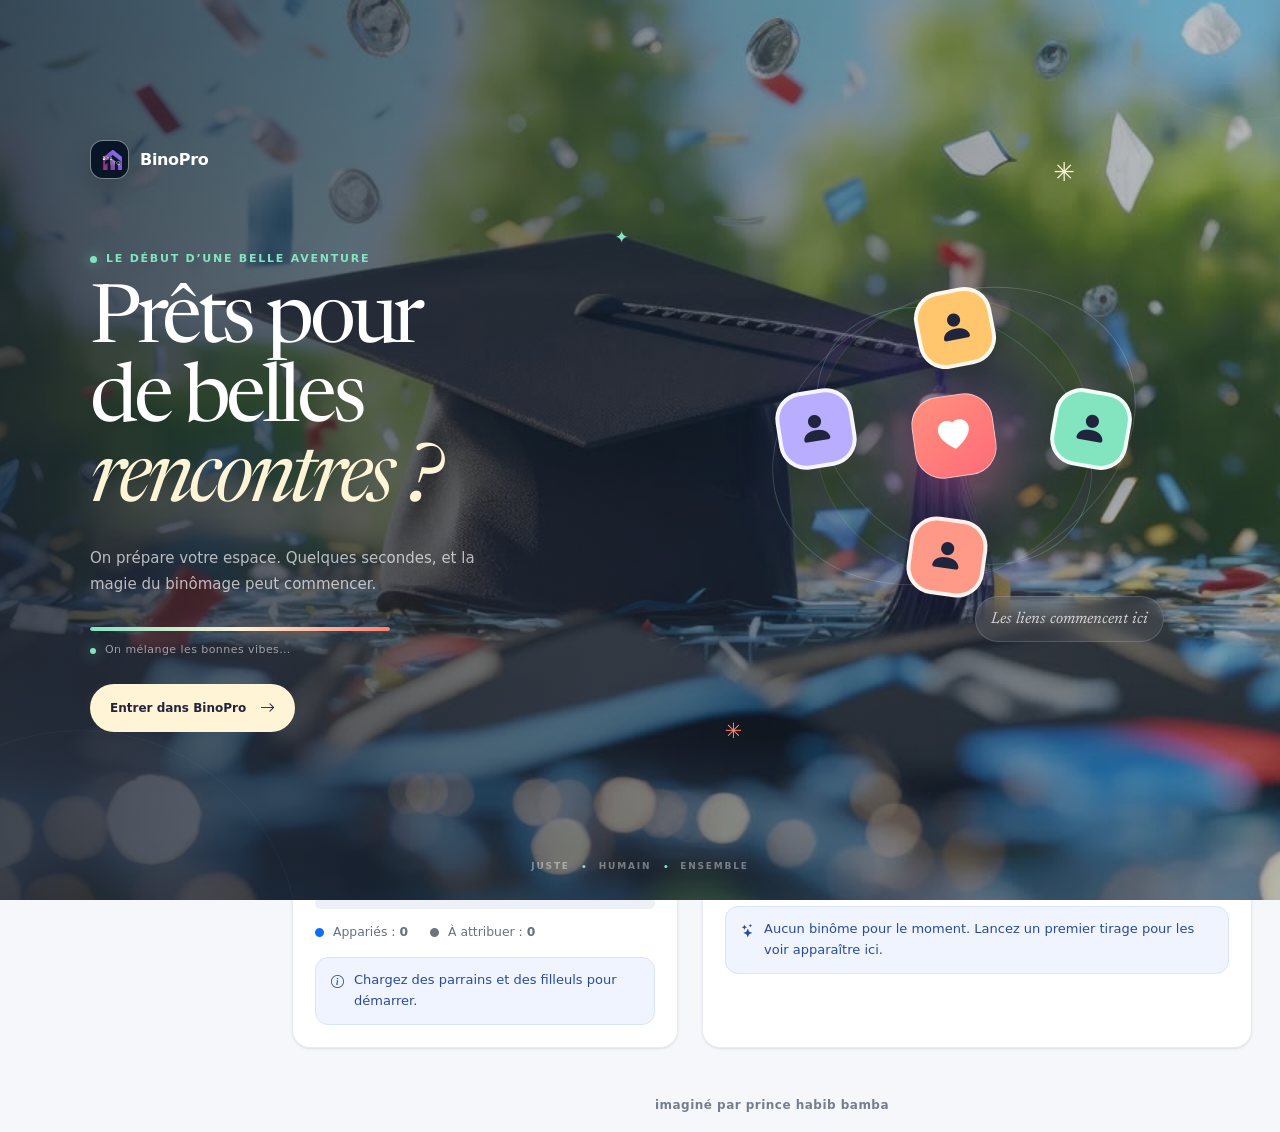
<file: index.html>
<!DOCTYPE html>
<html lang="fr">

<head>
  <meta charset="UTF-8">
  <meta name="viewport" content="width=device-width, initial-scale=1">
  <meta name="description"
    content="BinoPro — créez des binômes de parrainage simplement, équitablement et en toute confidentialité.">
  <meta name="theme-color" content="#3a0ca3">
  <title>BinoPro.com</title>
  <link rel="icon" type="image/png" href="logo.png">

  <!-- Typographie éditoriale -->
  <link rel="preconnect" href="https://fonts.googleapis.com">
  <link rel="preconnect" href="https://fonts.gstatic.com" crossorigin>
  <link
    href="https://fonts.googleapis.com/css2?family=DM+Sans:wght@400;500;600;700&family=Newsreader:opsz,wght@6..72,400;6..72,500;6..72,600&display=swap"
    rel="stylesheet">

  <!-- Bootstrap 5 + Bootstrap Icons -->
  <link href="https://cdn.jsdelivr.net/npm/bootstrap@5.3.3/dist/css/bootstrap.min.css" rel="stylesheet">
  <link href="https://cdn.jsdelivr.net/npm/bootstrap-icons@1.11.3/font/bootstrap-icons.min.css" rel="stylesheet">

  <!-- Feuille de style du projet -->
  <link href="style.css" rel="stylesheet">
</head>

<body>
  <section class="welcome-screen" id="welcomeScreen" aria-labelledby="welcomeTitle" aria-describedby="welcomeDescription">
    <div class="welcome-orbit welcome-orbit-one" aria-hidden="true"></div>
    <div class="welcome-orbit welcome-orbit-two" aria-hidden="true"></div>
    <span class="welcome-spark welcome-spark-one" aria-hidden="true">✳</span>
    <span class="welcome-spark welcome-spark-two" aria-hidden="true">✦</span>
    <span class="welcome-spark welcome-spark-three" aria-hidden="true">✳</span>

    <div class="welcome-layout">
      <div class="welcome-copy">
        <div class="welcome-brand">
          <span class="welcome-logo"><img src="logo.png" alt=""></span>
          <span>BinoPro</span>
        </div>
        <p class="welcome-kicker"><span></span> Le début d’une belle aventure</p>
        <h1 id="welcomeTitle">Prêts pour<br>de belles <em>rencontres&nbsp;?</em></h1>
        <p class="welcome-description" id="welcomeDescription">
          On prépare votre espace. Quelques secondes, et la magie du binômage peut commencer.
        </p>
        <div class="welcome-loading" aria-label="Chargement de BinoPro">
          <div class="welcome-loading-track"><span></span></div>
          <p><span class="welcome-loading-dot"></span> On mélange les bonnes vibes…</p>
        </div>
        <button class="welcome-enter" id="welcomeEnter" type="button">
          Entrer dans BinoPro <i class="bi bi-arrow-right" aria-hidden="true"></i>
        </button>
      </div>

      <div class="welcome-art" aria-hidden="true">
        <div class="welcome-art-halo"></div>
        <div class="welcome-orbit-ring welcome-ring-outer"></div>
        <div class="welcome-orbit-ring welcome-ring-inner"></div>
        <div class="welcome-person welcome-person-one"><i class="bi bi-person-fill"></i></div>
        <div class="welcome-person welcome-person-two"><i class="bi bi-person-fill"></i></div>
        <div class="welcome-person welcome-person-three"><i class="bi bi-person-fill"></i></div>
        <div class="welcome-person welcome-person-four"><i class="bi bi-person-fill"></i></div>
        <div class="welcome-heart"><i class="bi bi-heart-fill"></i></div>
        <span class="welcome-art-caption">Les liens commencent ici</span>
      </div>
    </div>

    <div class="welcome-footer"><span>JUSTE</span><i></i><span>HUMAIN</span><i></i><span>ENSEMBLE</span></div>
  </section>

  <div class="app-shell" id="appShell" inert aria-hidden="true">

    <!-- ============================================================
       SIDEBAR — navigation principale
       ============================================================ -->
    <aside class="sidebar" id="sidebar" aria-label="Navigation principale">
      <div class="brand">
        <div class="brand-mark"><img src="logo.png" alt=""></div>
        <div class="brand-text">
          <span class="brand-name">BinoPro</span>
          <span class="brand-sub">Parrainage &amp; Filleulage</span>
        </div>
      </div>

      <nav class="nav-menu">
        <p class="nav-label">Général</p>
        <button class="nav-item active" data-view="dashboard">
          <i class="bi bi-grid-1x2"></i><span>Tableau de bord</span>
        </button>

        <p class="nav-label">Participants</p>
        <button class="nav-item" data-view="parrains">
          <i class="bi bi-person-badge"></i><span>Parrains</span>
          <span class="nav-count" id="navCountSponsors">0</span>
        </button>
        <button class="nav-item" data-view="filleuls">
          <i class="bi bi-person-heart"></i><span>Filleuls</span>
          <span class="nav-count" id="navCountGc">0</span>
        </button>

        <p class="nav-label">Processus</p>
        <button class="nav-item" data-view="binomage">
          <i class="bi bi-shuffle"></i><span>Binômage</span>
        </button>
        <button class="nav-item" data-view="resultats">
          <i class="bi bi-trophy"></i><span>Résultats</span>
          <span class="nav-count" id="navCountPairs">0</span>
        </button>

        <p class="nav-label">Système</p>
        <button class="nav-item" data-view="donnees">
          <i class="bi bi-database"></i><span>Données &amp; sauvegarde</span>
        </button>
      </nav>

      <div class="sidebar-foot">
        <div class="storage-chip">
          <i class="bi bi-hdd"></i>
          <span id="sidebarStorage">Stockage navigateur</span>
        </div>
      </div>
    </aside>
    <div class="sidebar-backdrop" id="sidebarBackdrop"></div>

    <!-- ============================================================
       ZONE PRINCIPALE
       ============================================================ -->
    <div class="app-main">

      <!-- Barre supérieure -->
      <header class="topbar">
        <button class="icon-btn d-lg-none" id="sidebarToggle" aria-label="Ouvrir le menu">
          <i class="bi bi-list"></i>
        </button>
        <div class="topbar-title">
          <h1 id="pageTitle">Tableau de bord</h1>
          <p id="pageSubtitle">Vue d'ensemble du binômage</p>
        </div>
        <div class="topbar-actions">
          <div class="topbar-chip d-none d-md-flex">
            <i class="bi bi-people"></i><span id="topParticipants">0 participant</span>
          </div>
          <button class="btn-grad" id="topDrawBtn">
            <i class="bi bi-shuffle"></i><span class="d-none d-sm-inline">Démarrer le binômage</span>
          </button>
        </div>
      </header>

      <!-- Contenu : chaque <section> est une "vue" affichée/masquée par JS -->
      <main class="app-content">

        <!-- ========================================================
           VUE 1 — TABLEAU DE BORD
           ======================================================== -->
        <section id="view-dashboard" class="view">

          <!-- Hero -->
          <div class="hero-card">
            <div class="hero-content">
              <span class="hero-eyebrow"><i class="bi bi-stars"></i> Tirage aléatoire équitable</span>
              <h2>Les bonnes rencontres<br>commencent ici.</h2>
              <p>
                Un tirage juste, un moment partagé. Réunissez parrains et filleuls en quelques instants,
                sans jamais faire sortir vos données de votre navigateur.
              </p>
              <div class="hero-actions">
                <button class="btn-grad btn-lg" id="btnStartDraw">
                  <i class="bi bi-shuffle"></i> Démarrer le binômage
                </button>
                <button class="btn-ghost-light btn-lg" data-view="parrains">
                  <i class="bi bi-person-badge"></i> Gérer les parrains
                </button>
                <button class="btn-ghost-light btn-lg" data-view="filleuls">
                  <i class="bi bi-person-heart"></i> Gérer les filleuls
                </button>
                <button class="btn-ghost-light btn-lg" data-view="resultats">
                  <i class="bi bi-trophy"></i> Consulter les résultats
                </button>
              </div>
            </div>
            <div class="hero-photo-carousel" aria-hidden="true">
              <img class="hero-photo" src="photo/hero/IMG_0546.jpg" alt="" fetchpriority="high" decoding="async">
              <img class="hero-photo" src="photo/hero/IMG_0573.jpg" alt="" decoding="async">
              <img class="hero-photo" src="photo/hero/IMG_0595.jpg" alt="" decoding="async">
              <img class="hero-photo" src="photo/hero/IMG_0596.jpg" alt="" decoding="async">
              <img class="hero-photo" src="photo/hero/IMG_E0449.jpg" alt="" decoding="async">
              <img class="hero-photo" src="photo/hero/IMG_E0465.jpg" alt="" decoding="async">
              <img class="hero-photo" src="photo/hero/IMG_E0586.jpg" alt="" decoding="async">
              <img class="hero-photo" src="photo/hero/IMG_E0641.jpg" alt="" decoding="async">
            </div>
          </div>

          <!-- Statistiques -->
          <div class="row g-3 g-xl-4">
            <div class="col-6 col-xl-3">
              <div class="stat-card">
                <div class="stat-icon si-blue"><i class="bi bi-person-badge"></i></div>
                <div class="stat-body">
                  <span class="stat-label">Parrains</span>
                  <span class="stat-value" id="statSponsors">0</span>
                  <span class="stat-hint" id="statSponsorsHint">Aucun parrain enregistré</span>
                </div>
              </div>
            </div>
            <div class="col-6 col-xl-3">
              <div class="stat-card">
                <div class="stat-icon si-violet"><i class="bi bi-person-heart"></i></div>
                <div class="stat-body">
                  <span class="stat-label">Filleuls</span>
                  <span class="stat-value" id="statGc">0</span>
                  <span class="stat-hint" id="statGcHint">Aucun filleul enregistré</span>
                </div>
              </div>
            </div>
            <div class="col-6 col-xl-3">
              <div class="stat-card">
                <div class="stat-icon si-green"><i class="bi bi-people"></i></div>
                <div class="stat-body">
                  <span class="stat-label">Binômes constitués</span>
                  <span class="stat-value" id="statPairs">0</span>
                  <span class="stat-hint" id="statPairsHint">Tirage non effectué</span>
                </div>
              </div>
            </div>
            <div class="col-6 col-xl-3">
              <div class="stat-card">
                <div class="stat-icon si-orange"><i class="bi bi-hourglass-split"></i></div>
                <div class="stat-body">
                  <span class="stat-label">Restant à attribuer</span>
                  <span class="stat-value" id="statRemaining">0</span>
                  <span class="stat-hint" id="statRemainingHint">Participants sans binôme</span>
                </div>
              </div>
            </div>
          </div>

          <!-- Progression + derniers binômes -->
          <div class="row g-3 g-xl-4 mt-1">
            <div class="col-lg-5">
              <div class="panel h-100">
                <div class="panel-head">
                  <h3><i class="bi bi-graph-up"></i> Progression du binômage</h3>
                </div>
                <div class="panel-body">
                  <div class="progress-labels">
                    <span>Attribution des participants</span>
                    <strong id="progressText">0 %</strong>
                  </div>
                  <div class="progress-track">
                    <div class="progress-fill" id="progressFill" style="width:0%"></div>
                  </div>
                  <div class="progress-legend">
                    <span><i class="bi bi-circle-fill text-primary"></i> Appariés : <b id="legendPaired">0</b></span>
                    <span><i class="bi bi-circle-fill text-secondary"></i> À attribuer : <b
                        id="legendPending">0</b></span>
                  </div>
                  <div class="mini-alert" id="drawReadiness">
                    <i class="bi bi-info-circle"></i><span>Chargez des parrains et des filleuls pour démarrer.</span>
                  </div>
                </div>
              </div>
            </div>

            <div class="col-lg-7">
              <div class="panel h-100">
                <div class="panel-head">
                  <h3><i class="bi bi-clock-history"></i> Derniers binômes</h3>
                  <button class="btn-ghost" data-view="resultats">Tout voir <i class="bi bi-arrow-right"></i></button>
                </div>
                <div class="panel-body">
                  <div class="recent-list" id="recentPairs"></div>
                </div>
              </div>
            </div>
          </div>
        </section>

        <!-- ========================================================
           VUE 2 — PARRAINS
           ======================================================== -->
        <section id="view-parrains" class="view d-none">
          <div class="page-actions">
            <div>
              <h2 class="page-title">Gestion des parrains</h2>
              <p class="page-desc">Ajoutez, modifiez ou importez vos parrains (photo, nom, identifiant, filière).</p>
            </div>
            <div class="action-group">
              <div class="search-box">
                <i class="bi bi-search"></i>
                <input type="search" id="searchSponsors" class="form-control" placeholder="Rechercher un parrain…">
              </div>
              <button class="btn-ghost" id="btnMultiSponsor"><i class="bi bi-list-ul"></i> Ajout rapide</button>
              <button class="btn-ghost" id="btnImportSponsor"><i class="bi bi-filetype-csv"></i> Importer CSV</button>
              <button class="btn-grad" id="btnAddSponsor"><i class="bi bi-plus-lg"></i> Ajouter un parrain</button>
            </div>
          </div>
          <div class="grid-cards" id="gridSponsors"></div>
          <div class="empty-state d-none" id="emptySponsors">
            <div class="empty-icon"><i class="bi bi-person-badge"></i></div>
            <h4>Aucun parrain pour le moment</h4>
            <p>Ajoutez votre premier parrain ou importez une liste CSV.</p>
            <button class="btn-grad" id="btnAddSponsorEmpty"><i class="bi bi-plus-lg"></i> Ajouter un parrain</button>
          </div>
        </section>

        <!-- ========================================================
           VUE 3 — FILLEULS
           ======================================================== -->
        <section id="view-filleuls" class="view d-none">
          <div class="page-actions">
            <div>
              <h2 class="page-title">Gestion des filleuls</h2>
              <p class="page-desc">Ajoutez, modifiez ou importez vos filleuls (photo, nom, identifiant, filière).</p>
            </div>
            <div class="action-group">
              <div class="search-box">
                <i class="bi bi-search"></i>
                <input type="search" id="searchGc" class="form-control" placeholder="Rechercher un filleul…">
              </div>
              <button class="btn-ghost" id="btnMultiGc"><i class="bi bi-list-ul"></i> Ajout rapide</button>
              <button class="btn-ghost" id="btnImportGc"><i class="bi bi-filetype-csv"></i> Importer CSV</button>
              <button class="btn-grad" id="btnAddGc"><i class="bi bi-plus-lg"></i> Ajouter un filleul</button>
            </div>
          </div>
          <div class="grid-cards" id="gridGc"></div>
          <div class="empty-state d-none" id="emptyGc">
            <div class="empty-icon"><i class="bi bi-person-heart"></i></div>
            <h4>Aucun filleul pour le moment</h4>
            <p>Ajoutez votre premier filleul ou importez une liste CSV.</p>
            <button class="btn-grad" id="btnAddGcEmpty"><i class="bi bi-plus-lg"></i> Ajouter un filleul</button>
          </div>
        </section>

        <!-- ========================================================
           VUE 4 — BINÔMAGE
           ======================================================== -->
        <section id="view-binomage" class="view d-none">
          <div class="row g-4">
            <div class="col-lg-7">
              <div class="panel">
                <div class="panel-head">
                  <h3><i class="bi bi-clipboard2-check"></i> Récapitulatif avant tirage</h3>
                </div>
                <div class="panel-body">
                  <div class="recap-grid">
                    <div class="recap-item">
                      <span class="recap-num" id="recapSponsors">0</span>
                      <span class="recap-label">Parrains</span>
                    </div>
                    <div class="recap-item">
                      <span class="recap-num" id="recapGc">0</span>
                      <span class="recap-label">Filleuls</span>
                    </div>
                    <div class="recap-item">
                      <span class="recap-num" id="recapPossible">0</span>
                      <span class="recap-label">Binômes possibles</span>
                    </div>
                  </div>

                  <div class="mini-alert warn d-none" id="drawWarning">
                    <i class="bi bi-exclamation-triangle"></i><span></span>
                  </div>

                  <div class="option-box d-none" id="multiOptionWrap">
                    <label class="switch-line">
                      <input type="checkbox" id="allowMultipleCheck">
                      <span class="switch-ui"></span>
                      <span class="switch-text">
                        <strong>Autoriser plusieurs filleuls par parrain</strong>
                        <small>Si vous refusez, les filleuls excédentaires resteront sans parrain.</small>
                      </span>
                    </label>
                  </div>

                  <div class="draw-rules">
                    <h4><i class="bi bi-shield-check"></i> Règles appliquées</h4>
                    <ul>
                      <li>Un filleul ne reçoit qu'un seul parrain par tirage.</li>
                      <li>Chaque parrain reçoit au maximum un filleul (par défaut).</li>
                      <li>Le tirage est calculé une seule fois, puis révélé par l'animation.</li>
                      <li>Les résultats sont conservés dans votre navigateur.</li>
                    </ul>
                  </div>

                  <div class="big-actions">
                    <button class="btn-grad btn-lg" id="btnStartDraw2">
                      <i class="bi bi-shuffle"></i> Démarrer le binômage
                    </button>
                    <button class="btn-ghost btn-lg d-none" id="btnRestartDraw">
                      <i class="bi bi-arrow-repeat"></i> Recommencer le tirage
                    </button>
                  </div>
                </div>
              </div>
            </div>

            <div class="col-lg-5">
              <div class="panel">
                <div class="panel-head">
                  <h3><i class="bi bi-list-check"></i> Participants non appariés</h3>
                </div>
                <div class="panel-body">
                  <div class="unassigned-list" id="unassignedList"></div>
                </div>
              </div>
            </div>
          </div>
        </section>

        <!-- ========================================================
           VUE 5 — RÉSULTATS
           ======================================================== -->
        <section id="view-resultats" class="view d-none">
          <div class="page-actions">
            <div>
              <h2 class="page-title">Résultats du binômage</h2>
              <p class="page-desc"><span id="resultsCount">0</span> binôme(s) — recherchez, filtrez, exportez ou
                imprimez.</p>
            </div>
            <div class="action-group">
              <div class="search-box">
                <i class="bi bi-search"></i>
                <input type="search" id="searchResults" class="form-control" placeholder="Rechercher un nom…">
              </div>
              <select class="form-select filter-select" id="filterGroup">
                <option value="">Toutes les filières</option>
              </select>
              <button class="btn-ghost" id="btnExportCsv"><i class="bi bi-filetype-csv"></i> Exporter en CSV</button>
              <button class="btn-grad" id="btnPrint"><i class="bi bi-printer"></i> Imprimer les résultats</button>
            </div>
          </div>

          <div class="grid-pairs" id="gridResults"></div>

          <div class="empty-state d-none" id="emptyResults">
            <div class="empty-icon"><i class="bi bi-trophy"></i></div>
            <h4>Aucun résultat à afficher</h4>
            <p>Lancez d'abord un binômage pour générer les associations.</p>
            <button class="btn-grad" id="btnStartDraw3"><i class="bi bi-shuffle"></i> Démarrer le binômage</button>
          </div>

          <!-- Zone imprimable -->
          <div class="panel mt-4" id="printArea">
            <div class="panel-head">
              <h3><i class="bi bi-table"></i> Tableau récapitulatif</h3>
              <span class="print-only print-header">BinoPro — Relevé des binômes</span>
            </div>
            <div class="panel-body table-responsive">
              <table class="table table-hover align-middle recap-table">
                <thead>
                  <tr>
                    <th>N°</th>
                    <th>Parrain</th>
                    <th>Identifiant</th>
                    <th>Filière</th>
                    <th>Filleul</th>
                    <th>Identifiant</th>
                    <th>Filière</th>
                  </tr>
                </thead>
                <tbody id="resultsTableBody"></tbody>
              </table>
            </div>
          </div>
        </section>

        <!-- ========================================================
           VUE 6 — DONNÉES & SAUVEGARDE
           ======================================================== -->
        <section id="view-donnees" class="view d-none">
          <div class="alert-custom">
            <i class="bi bi-exclamation-octagon"></i>
            <div>
              <strong>Stockage 100 % local.</strong>
              Vos données (participants, photos, résultats) sont conservées uniquement dans
              <em>ce navigateur, sur cet ordinateur</em>. Elles ne sont pas synchronisées avec un
              autre appareil et ne sont envoyées sur aucun serveur. Pensez à exporter une sauvegarde régulièrement.
            </div>
          </div>

          <div class="row g-4">
            <div class="col-lg-6">
              <div class="panel h-100">
                <div class="panel-head">
                  <h3><i class="bi bi-save"></i> Sauvegarde &amp; restauration</h3>
                </div>
                <div class="panel-body">
                  <p class="muted">Exportez l'ensemble des données (texte + photos) dans un fichier JSON, puis
                    restaurez-le sur n'importe quel navigateur.</p>
                  <div class="d-flex flex-wrap gap-2">
                    <button class="btn-grad" id="btnExportJson"><i class="bi bi-download"></i> Exporter une
                      sauvegarde</button>
                    <button class="btn-ghost" id="btnImportJson"><i class="bi bi-upload"></i> Restaurer une
                      sauvegarde</button>
                    <input type="file" id="jsonFileInput" accept="application/json,.json" class="d-none">
                  </div>
                  <div class="storage-info mt-4">
                    <h4><i class="bi bi-hdd"></i> Utilisation du stockage</h4>
                    <div class="storage-row"><span>Participants</span><b id="storageParticipants">0</b></div>
                    <div class="storage-row"><span>Photos enregistrées</span><b id="storagePhotos">0</b></div>
                    <div class="storage-row"><span>Binômes</span><b id="storagePairs">0</b></div>
                    <div class="storage-row"><span>Poids approximatif</span><b id="storageWeight">0 Ko</b></div>
                  </div>
                </div>
              </div>
            </div>

            <div class="col-lg-6">
              <div class="panel h-100">
                <div class="panel-head">
                  <h3><i class="bi bi-trash3"></i> Zone dangereuse</h3>
                </div>
                <div class="panel-body">
                  <p class="muted">Ces actions sont définitives. Une confirmation sera demandée avant chaque
                    suppression.</p>
                  <div class="danger-list">
                    <div class="danger-item">
                      <div>
                        <strong>Réinitialiser toutes les données</strong>
                        <small>Efface participants, photos et résultats de ce navigateur.</small>
                      </div>
                      <button class="btn-ghost danger" id="btnResetData"><i class="bi bi-trash3"></i>
                        Réinitialiser</button>
                    </div>
                  </div>
                </div>
              </div>
            </div>
          </div>
        </section>

      </main>
      <footer class="page-signature">Imaginé par Prince Habib Bamba</footer>
    </div>
  </div>

  <!-- ============================================================
     MODALES
     ============================================================ -->

  <!-- Formulaire participant (ajout / modification) -->
  <div class="modal fade" id="participantModal" tabindex="-1" aria-hidden="true">
    <div class="modal-dialog modal-dialog-centered">
      <form class="modal-content modal-custom" id="participantForm" novalidate>
        <div class="modal-header">
          <h5 class="modal-title" id="participantModalTitle">Ajouter un participant</h5>
          <button type="button" class="btn-close btn-close-white" data-bs-dismiss="modal" aria-label="Fermer"></button>
        </div>
        <div class="modal-body">
          <input type="hidden" id="pRole">
          <input type="hidden" id="pEditId">

          <div class="photo-upload">
            <div class="photo-preview" id="pPhotoPreview">
              <i class="bi bi-person"></i>
              <img alt="Aperçu de la photo" id="pPhotoImg" class="d-none">
            </div>
            <div class="photo-actions">
              <label class="btn-ghost" for="pPhotoInput"><i class="bi bi-image"></i> Importer une photo</label>
              <input type="file" id="pPhotoInput" accept="image/*" class="d-none">
              <button type="button" class="btn-ghost danger d-none" id="pPhotoRemove"><i class="bi bi-x-lg"></i>
                Retirer</button>
              <small class="muted">JPG, PNG, WEBP — redimensionnée automatiquement.</small>
            </div>
          </div>

          <div class="row g-3">
            <div class="col-md-6">
              <label class="form-label-custom" for="pFirstName">Prénom <span>*</span></label>
              <input type="text" class="form-control custom-input" id="pFirstName" required maxlength="60"
                placeholder="Ex. Amina">
              <div class="invalid-msg">Le prénom est obligatoire.</div>
            </div>
            <div class="col-md-6">
              <label class="form-label-custom" for="pLastName">Nom <span>*</span></label>
              <input type="text" class="form-control custom-input" id="pLastName" required maxlength="60"
                placeholder="Ex. Benali">
              <div class="invalid-msg">Le nom est obligatoire.</div>
            </div>
            <div class="col-md-6">
              <label class="form-label-custom" for="pIdentifier">Identifiant <em>(facultatif)</em></label>
              <input type="text" class="form-control custom-input" id="pIdentifier" maxlength="40"
                placeholder="Ex. P-014">
            </div>
            <div class="col-md-6">
              <label class="form-label-custom" for="pGroup">Filière / classe <em>(facultatif)</em></label>
              <input type="text" class="form-control custom-input" id="pGroup" maxlength="60"
                placeholder="Ex. Master 2 Informatique">
            </div>
          </div>
        </div>
        <div class="modal-footer">
          <button type="button" class="btn-ghost" data-bs-dismiss="modal">Annuler</button>
          <button type="submit" class="btn-grad" id="btnSubmitParticipant"><i class="bi bi-check-lg"></i>
            Enregistrer</button>
        </div>
      </form>
    </div>
  </div>

  <!-- Ajout rapide (plusieurs participants) -->
  <div class="modal fade" id="multiModal" tabindex="-1" aria-hidden="true">
    <div class="modal-dialog modal-dialog-centered">
      <form class="modal-content modal-custom" id="multiForm" novalidate>
        <div class="modal-header">
          <h5 class="modal-title" id="multiModalTitle">Ajout rapide</h5>
          <button type="button" class="btn-close btn-close-white" data-bs-dismiss="modal" aria-label="Fermer"></button>
        </div>
        <div class="modal-body">
          <input type="hidden" id="multiRole">
          <label class="form-label-custom" for="multiText">Une ligne par participant</label>
          <textarea class="form-control custom-input" id="multiText" rows="8"
            placeholder="Amina Benali; Master 2; P-014&#10;Lucas Moreau; Licence 3&#10;Sofia Ricci"></textarea>
          <small class="muted">
            Formats acceptés : <code>Prénom Nom; filière; identifiant</code> ou
            <code>Prénom; Nom; filière; identifiant</code>. Vous pouvez aussi coller des colonnes séparées par des
            tabulations. La filière et l'identifiant sont facultatifs.
          </small>
          <div class="mini-alert mt-3"><i class="bi bi-info-circle"></i><span>Les doublons (prénom + nom identiques)
              seront automatiquement ignorés.</span></div>
        </div>
        <div class="modal-footer">
          <button type="button" class="btn-ghost" data-bs-dismiss="modal">Annuler</button>
          <button type="submit" class="btn-grad"><i class="bi bi-plus-lg"></i> Ajouter</button>
        </div>
      </form>
    </div>
  </div>

  <!-- Import CSV -->
  <div class="modal fade" id="csvModal" tabindex="-1" aria-hidden="true">
    <div class="modal-dialog modal-dialog-centered modal-lg">
      <form class="modal-content modal-custom" id="csvForm" novalidate>
        <div class="modal-header">
          <h5 class="modal-title" id="csvModalTitle">Importer une liste CSV</h5>
          <button type="button" class="btn-close btn-close-white" data-bs-dismiss="modal" aria-label="Fermer"></button>
        </div>
        <div class="modal-body">
          <input type="hidden" id="csvRole">
          <label class="form-label-custom" for="csvFile">Fichier CSV</label>
          <input type="file" class="form-control custom-input" id="csvFile" accept=".csv,text/csv" required>
          <small class="muted">
            Colonnes attendues : <code>prenom, nom, identifiant, filiere</code> (l'en-tête est facultative,
            séparateur <code>,</code> ou <code>;</code>).
          </small>

          <div class="d-none mt-3" id="csvPreviewWrap">
            <h6 class="preview-title">Aperçu des 5 premières lignes</h6>
            <div class="table-responsive">
              <table class="table table-sm recap-table">
                <thead>
                  <tr>
                    <th>Prénom</th>
                    <th>Nom</th>
                    <th>Identifiant</th>
                    <th>Filière</th>
                  </tr>
                </thead>
                <tbody id="csvPreviewBody"></tbody>
              </table>
            </div>
            <div class="mini-alert"><i class="bi bi-info-circle"></i><span id="csvInfo"></span></div>
          </div>
        </div>
        <div class="modal-footer">
          <button type="button" class="btn-ghost" data-bs-dismiss="modal">Annuler</button>
          <button type="submit" class="btn-grad" id="btnConfirmCsv"><i class="bi bi-upload"></i> Importer</button>
        </div>
      </form>
    </div>
  </div>

  <!-- Confirmation générique -->
  <div class="modal fade" id="confirmModal" tabindex="-1" aria-hidden="true">
    <div class="modal-dialog modal-dialog-centered modal-confirm">
      <div class="modal-content modal-custom">
        <div class="modal-body text-center py-4">
          <div class="confirm-icon" id="confirmIcon"><i class="bi bi-question-circle"></i></div>
          <h5 class="mt-3" id="confirmTitle">Confirmation</h5>
          <p class="muted mb-0" id="confirmMessage"></p>
        </div>
        <div class="modal-footer justify-content-center">
          <button type="button" class="btn-ghost" data-bs-dismiss="modal" id="confirmCancel">Annuler</button>
          <button type="button" class="btn-grad" id="confirmOk">Confirmer</button>
        </div>
      </div>
    </div>
  </div>

  <!-- Confirmation du tirage -->
  <div class="modal fade" id="drawModal" tabindex="-1" aria-hidden="true">
    <div class="modal-dialog modal-dialog-centered">
      <div class="modal-content modal-custom">
        <div class="modal-header">
          <h5 class="modal-title"><i class="bi bi-shuffle"></i> Lancer le tirage au sort</h5>
          <button type="button" class="btn-close btn-close-white" data-bs-dismiss="modal" aria-label="Fermer"></button>
        </div>
        <div class="modal-body">
          <div class="recap-inline" id="drawSummaryText"></div>
          <div class="mini-alert warn d-none" id="drawWarnBox">
            <i class="bi bi-exclamation-triangle"></i><span></span>
          </div>
          <div class="option-box d-none" id="allowMultipleWrap">
            <label class="switch-line">
              <input type="checkbox" id="allowMultipleCheckModal">
              <span class="switch-ui"></span>
              <span class="switch-text">
                <strong>Attribuer plusieurs filleuls à un même parrain</strong>
                <small>Cochez pour apparier tous les filleuls, sinon les excédentaires resteront sans parrain.</small>
              </span>
            </label>
          </div>
          <div class="mini-alert"><i class="bi bi-shield-check"></i>
            <span>Le résultat est calculé immédiatement, puis révélé par l'animation. Aucune donnée ne quitte votre
              navigateur.</span>
          </div>
        </div>
        <div class="modal-footer">
          <button type="button" class="btn-ghost" data-bs-dismiss="modal">Annuler</button>
          <button type="button" class="btn-grad" id="btnConfirmDraw"><i class="bi bi-play-fill"></i> Lancer le
            tirage</button>
        </div>
      </div>
    </div>
  </div>

  <!-- Animation de tirage -->
  <div class="modal fade" id="animModal" tabindex="-1" data-bs-backdrop="static" data-bs-keyboard="false"
    aria-hidden="true">
    <div class="modal-dialog modal-dialog-centered modal-lg">
      <div class="modal-content modal-custom anim-content">
        <div class="modal-body text-center">
          <canvas id="confettiCanvas" class="confetti-canvas"></canvas>
          <div class="anim-stage" id="animStage">
            <div class="anim-label" id="animStatus">Tirage en cours…</div>
            <div class="slot-machine">
              <div class="slot-glow"></div>
              <div class="slot-frame">
                <img id="animSlotImg" alt="" class="slot-img">
                <div class="slot-name" id="animSlotName"></div>
              </div>
            </div>
            <div class="progress-track anim-progress">
              <div class="progress-fill" id="animProgressFill" style="width:0%"></div>
            </div>
            <div class="anim-progress-text" id="animProgressText">Mélange des listes…</div>
          </div>
          <div class="anim-reveal d-none" id="animReveal"></div>
        </div>
        <div class="modal-footer d-none" id="animFooter">
          <button type="button" class="btn-ghost" data-bs-dismiss="modal">Fermer</button>
          <button type="button" class="btn-grad" id="btnAnimGoResults"><i class="bi bi-trophy"></i> Voir les
            résultats</button>
        </div>
      </div>
    </div>
  </div>

  <!-- Conteneur des notifications -->
  <div class="toast-container position-fixed top-0 end-0 p-3" id="toastContainer"></div>

  <!-- Scripts -->
  <script src="https://cdn.jsdelivr.net/npm/bootstrap@5.3.3/dist/js/bootstrap.bundle.min.js"></script>
  <script src="script.js"></script>
</body>

</html>
</file>
<file: style.css>
/* ============================================================
   BinômagePro — style.css
   Identité visuelle premium, responsive + feuille d'impression
   ============================================================ */

/* ---------- Variables de design ---------- */
:root {
  --bg: #F5F7FB;
  --primary: #2563EB;
  --primary-dark: #1D4ED8;
  --navy: #101828;
  --navy-2: #1B2540;
  --accent: #7C3AED;
  --accent-light: #EDE9FE;
  --green: #12B76A;
  --orange: #F79009;
  --red: #E5484D;
  --text: #1B2434;
  --text-soft: #667085;
  --line: #E7ECF4;
  --card: #FFFFFF;
  --radius: 18px;
  --radius-sm: 12px;
  --shadow-sm: 0 1px 2px rgba(16, 24, 40, .05), 0 1px 3px rgba(16, 24, 40, .06);
  --shadow-md: 0 6px 18px rgba(16, 24, 40, .07);
  --shadow-lg: 0 22px 48px rgba(16, 24, 40, .14);
  --grad: linear-gradient(135deg, #2563EB 0%, #7C3AED 100%);
  --sidebar-w: 264px;
  --font: 'Inter', system-ui, -apple-system, 'Segoe UI', Roboto, sans-serif;
}

/* ---------- Base ---------- */
* {
  box-sizing: border-box;
}

html,
body {
  height: 100%;
}

body {
  margin: 0;
  font-family: var(--font);
  background: var(--bg);
  color: var(--text);
  font-size: 15px;
  -webkit-font-smoothing: antialiased;
  overflow-x: hidden;
}

h1,
h2,
h3,
h4,
h5 {
  margin: 0;
  font-weight: 700;
  letter-spacing: -.02em;
}

p {
  margin: 0;
}

button {
  font-family: inherit;
}

.muted {
  color: var(--text-soft);
}

code {
  background: #EEF2F9;
  padding: 2px 6px;
  border-radius: 6px;
  font-size: .85em;
  color: var(--primary-dark);
}

/* Scrollbar élégante */
::-webkit-scrollbar {
  width: 10px;
  height: 10px;
}

::-webkit-scrollbar-track {
  background: transparent;
}

::-webkit-scrollbar-thumb {
  background: #D5DCE8;
  border-radius: 20px;
  border: 3px solid var(--bg);
}

::-webkit-scrollbar-thumb:hover {
  background: #B9C3D4;
}

/* ============================================================
   STRUCTURE — sidebar + contenu
   ============================================================ */
.app-shell {
  display: flex;
  min-height: 100vh;
}

.sidebar {
  width: var(--sidebar-w);
  background: linear-gradient(180deg, var(--navy) 0%, var(--navy-2) 62%, #23224B 100%);
  color: #E6EAF2;
  padding: 22px 16px 18px;
  display: flex;
  flex-direction: column;
  position: fixed;
  inset: 0 auto 0 0;
  z-index: 1050;
  transition: transform .32s cubic-bezier(.4, 0, .2, 1);
}

.sidebar-backdrop {
  position: fixed;
  inset: 0;
  background: rgba(16, 24, 40, .45);
  backdrop-filter: blur(2px);
  opacity: 0;
  visibility: hidden;
  transition: .25s;
  z-index: 1040;
}

.sidebar-backdrop.show {
  opacity: 1;
  visibility: visible;
}

.brand {
  display: flex;
  align-items: center;
  gap: 12px;
  padding: 4px 8px 22px;
}

.brand-mark {
  width: 44px;
  height: 44px;
  border-radius: 14px;
  background: #081525;
  display: grid;
  place-items: center;
  font-size: 22px;
  color: #fff;
  box-shadow: 0 10px 22px rgba(124, 58, 237, .38);
  overflow: hidden;
}

.brand-mark img {
  width: 100%;
  height: 100%;
  object-fit: cover;
}

.brand-name {
  display: block;
  font-size: 17px;
  font-weight: 800;
  letter-spacing: -.02em;
  color: #fff;
}

.brand-sub {
  display: block;
  font-size: 11px;
  color: #98A2C0;
  letter-spacing: .04em;
  text-transform: uppercase;
}

.nav-menu {
  flex: 1;
  overflow-y: auto;
  padding-right: 4px;
}

.nav-label {
  font-size: 10.5px;
  letter-spacing: .14em;
  text-transform: uppercase;
  color: #6D779A;
  margin: 18px 10px 8px;
  font-weight: 600;
}

.nav-item {
  width: 100%;
  display: flex;
  align-items: center;
  gap: 12px;
  padding: 11px 13px;
  border: 0;
  border-radius: 12px;
  background: transparent;
  color: #C6CEE2;
  font-size: 14.2px;
  font-weight: 500;
  cursor: pointer;
  transition: .2s;
  text-align: left;
  position: relative;
}

.nav-item i {
  font-size: 17px;
  opacity: .9;
}

.nav-item:hover {
  background: rgba(255, 255, 255, .07);
  color: #fff;
  transform: translateX(2px);
}

.nav-item.active {
  background: rgba(255, 255, 255, .12);
  color: #fff;
  box-shadow: inset 0 0 0 1px rgba(255, 255, 255, .09);
}

.nav-item.active::before {
  content: "";
  position: absolute;
  left: -16px;
  top: 50%;
  transform: translateY(-50%);
  width: 4px;
  height: 22px;
  border-radius: 0 6px 6px 0;
  background: var(--grad);
}

.nav-count {
  margin-left: auto;
  background: rgba(255, 255, 255, .12);
  color: #DCE3F2;
  font-size: 11.5px;
  font-weight: 600;
  padding: 2px 9px;
  border-radius: 20px;
}

.sidebar-foot {
  padding-top: 14px;
}

.storage-chip {
  display: flex;
  align-items: center;
  gap: 9px;
  background: rgba(255, 255, 255, .07);
  border: 1px solid rgba(255, 255, 255, .08);
  border-radius: 12px;
  padding: 10px 12px;
  font-size: 11.8px;
  color: #A9B3CC;
}

.page-signature {
  text-align: center;
  padding: 0 28px 18px;
  font-size: 12px;
  font-weight: 700;
  letter-spacing: .04em;
  color: rgba(72, 85, 107, .75);
  text-transform: lowercase;
}

/* Zone principale */
.app-main {
  flex: 1;
  margin-left: var(--sidebar-w);
  display: flex;
  flex-direction: column;
  min-width: 0;
}

/* ---------- Barre supérieure ---------- */
.topbar {
  position: sticky;
  top: 0;
  z-index: 1020;
  background: rgba(245, 247, 251, .86);
  backdrop-filter: saturate(180%) blur(12px);
  border-bottom: 1px solid var(--line);
  padding: 14px 28px;
  display: flex;
  align-items: center;
  gap: 16px;
}

.topbar-title h1 {
  font-size: 19px;
}

.topbar-title p {
  font-size: 12.5px;
  color: var(--text-soft);
  margin-top: 2px;
}

.topbar-actions {
  margin-left: auto;
  display: flex;
  align-items: center;
  gap: 12px;
}

.topbar-chip {
  display: flex;
  align-items: center;
  gap: 8px;
  background: #fff;
  border: 1px solid var(--line);
  padding: 9px 15px;
  border-radius: 12px;
  font-size: 13px;
  font-weight: 600;
  color: var(--text-soft);
  box-shadow: var(--shadow-sm);
}

.icon-btn {
  width: 40px;
  height: 40px;
  border-radius: 12px;
  border: 1px solid var(--line);
  background: #fff;
  font-size: 20px;
  color: var(--text);
  display: grid;
  place-items: center;
  transition: .2s;
}

.icon-btn:hover {
  background: #EEF2F9;
}

.app-content {
  padding: 26px 28px 48px;
  max-width: 1500px;
  width: 100%;
  margin: 0 auto;
}

.view {
  animation: fadeUp .38s ease both;
}

@keyframes fadeUp {
  from {
    opacity: 0;
    transform: translateY(10px);
  }

  to {
    opacity: 1;
    transform: none;
  }
}

/* ============================================================
   BOUTONS
   ============================================================ */
.btn-grad {
  display: inline-flex;
  align-items: center;
  gap: 8px;
  background: var(--grad);
  color: #fff;
  border: 0;
  padding: 11px 20px;
  border-radius: 12px;
  font-size: 14px;
  font-weight: 600;
  cursor: pointer;
  box-shadow: 0 10px 22px rgba(37, 99, 235, .28);
  transition: transform .18s ease, box-shadow .18s ease, filter .18s;
  white-space: nowrap;
}

.btn-grad:hover {
  transform: translateY(-2px);
  box-shadow: 0 16px 30px rgba(37, 99, 235, .34);
  filter: brightness(1.05);
  color: #fff;
}

.btn-grad:active {
  transform: translateY(0);
}

.btn-grad:disabled {
  opacity: .55;
  cursor: not-allowed;
  transform: none;
  box-shadow: none;
}

.btn-grad.btn-lg {
  padding: 14px 26px;
  font-size: 15px;
  border-radius: 14px;
}

.btn-ghost {
  display: inline-flex;
  align-items: center;
  gap: 8px;
  background: #fff;
  color: var(--text);
  border: 1px solid var(--line);
  padding: 10px 18px;
  border-radius: 12px;
  font-size: 13.6px;
  font-weight: 600;
  cursor: pointer;
  transition: .2s;
  white-space: nowrap;
}

.btn-ghost:hover {
  background: #EEF2F9;
  border-color: #D3DCEA;
  transform: translateY(-1px);
  color: var(--text);
}

.btn-ghost.btn-lg {
  padding: 13px 24px;
  font-size: 14.6px;
  border-radius: 14px;
}

.btn-ghost.danger {
  color: var(--red);
  border-color: #F6D2D4;
}

.btn-ghost.danger:hover {
  background: #FDF1F2;
  border-color: #EFB4B7;
}

.btn-ghost-light {
  display: inline-flex;
  align-items: center;
  gap: 8px;
  background: rgba(255, 255, 255, .14);
  color: #fff;
  border: 1px solid rgba(255, 255, 255, .22);
  padding: 11px 20px;
  border-radius: 12px;
  font-size: 14px;
  font-weight: 600;
  cursor: pointer;
  transition: .2s;
  white-space: nowrap;
}

.btn-ghost-light:hover {
  background: rgba(255, 255, 255, .24);
  color: #fff;
  transform: translateY(-2px);
}

.btn-ghost-light.btn-lg {
  padding: 13px 22px;
  border-radius: 14px;
}

/* ============================================================
   HERO (tableau de bord)
   ============================================================ */
.demo-banner {
  display: flex;
  align-items: center;
  gap: 14px;
  background: linear-gradient(100deg, #FFF7E8 0%, #FFF1F6 100%);
  border: 1px solid #FBE3B8;
  border-radius: var(--radius);
  padding: 14px 18px;
  margin-bottom: 22px;
}

.demo-icon {
  width: 40px;
  height: 40px;
  border-radius: 12px;
  background: #F79009;
  color: #fff;
  display: grid;
  place-items: center;
  font-size: 19px;
  flex: none;
}

.demo-text {
  font-size: 13.4px;
  color: #7A4B05;
  line-height: 1.55;
}

.demo-text strong {
  display: block;
  color: #5C3703;
}

.hero-card {
  position: relative;
  background-image: linear-gradient(120deg, rgba(16, 24, 40, .8), rgba(44, 39, 98, .72)), url('photo/hero/IMG_0546.jpg');
  background-size: cover;
  background-position: center;
  background-repeat: no-repeat;
  border-radius: 26px;
  padding: 44px 46px;
  color: #fff;
  overflow: hidden;
  box-shadow: var(--shadow-lg);
  margin-bottom: 28px;
  display: flex;
  align-items: center;
  gap: 30px;
  transition: background-image .9s ease;
}

.hero-card::before {
  content: "";
  position: absolute;
  inset: 0;
  background: linear-gradient(90deg, rgba(20, 18, 49, .75) 0%, rgba(36, 32, 71, .45) 36%, rgba(36, 32, 71, .18) 100%);
  z-index: 0;
}

.hero-card::after {
  content: "";
  position: absolute;
  right: -120px;
  top: -120px;
  width: 420px;
  height: 420px;
  border-radius: 50%;
  background: radial-gradient(circle, rgba(124, 58, 237, .55), transparent 62%);
}

.hero-photo-carousel {
  position: absolute;
  inset: 0;
  opacity: 0;
  pointer-events: none;
  visibility: hidden;
}

.hero-photo {
  display: none;
}

.hero-content {
  position: relative;
  z-index: 2;
  max-width: 640px;
}

.hero-eyebrow {
  display: inline-flex;
  align-items: center;
  gap: 8px;
  background: rgba(255, 255, 255, .12);
  border: 1px solid rgba(255, 255, 255, .16);
  padding: 7px 14px;
  border-radius: 30px;
  font-size: 11.8px;
  font-weight: 600;
  letter-spacing: .07em;
  text-transform: uppercase;
  margin-bottom: 18px;
}

.hero-content h2 {
  font-size: clamp(24px, 3.2vw, 38px);
  line-height: 1.18;
  letter-spacing: -.03em;
}

.hero-content p {
  margin-top: 16px;
  color: #C7D0E4;
  font-size: 15px;
  line-height: 1.7;
  max-width: 520px;
}

.hero-actions {
  display: flex;
  flex-wrap: wrap;
  gap: 11px;
  margin-top: 28px;
}

.hero-art {
  position: relative;
  z-index: 2;
  flex: 1;
  min-width: 230px;
}

.hero-orbit {
  position: relative;
  width: 270px;
  height: 270px;
  margin-left: auto;
  border-radius: 50%;
  border: 1px dashed rgba(255, 255, 255, .22);
  animation: spin 26s linear infinite;
}

@keyframes spin {
  to {
    transform: rotate(360deg);
  }
}

.hero-core {
  position: absolute;
  inset: 0;
  margin: auto;
  width: 88px;
  height: 88px;
  border-radius: 26px;
  background: rgba(255, 255, 255, .14);
  border: 1px solid rgba(255, 255, 255, .24);
  display: grid;
  place-items: center;
  font-size: 36px;
  animation: spinBack 26s linear infinite;
}

@keyframes spinBack {
  to {
    transform: rotate(-360deg);
  }
}

.hero-avatar {
  position: absolute;
  width: 58px;
  height: 58px;
  border-radius: 18px;
  border: 3px solid rgba(255, 255, 255, .35);
  box-shadow: 0 12px 26px rgba(0, 0, 0, .28);
}

.hero-avatar.a1 {
  top: -14px;
  left: 96px;
  background: linear-gradient(135deg, #60A5FA, #2563EB);
}

.hero-avatar.a2 {
  right: -12px;
  top: 104px;
  background: linear-gradient(135deg, #A78BFA, #7C3AED);
}

.hero-avatar.a3 {
  bottom: -12px;
  left: 96px;
  background: linear-gradient(135deg, #34D399, #12B76A);
}

.hero-avatar.a4 {
  left: -12px;
  top: 104px;
  background: linear-gradient(135deg, #FBBF24, #F79009);
}

/* ============================================================
   CARTES STATISTIQUES
   ============================================================ */
.stat-card {
  background: var(--card);
  border: 1px solid var(--line);
  border-radius: var(--radius);
  padding: 20px;
  display: flex;
  align-items: flex-start;
  gap: 15px;
  box-shadow: var(--shadow-sm);
  transition: transform .22s ease, box-shadow .22s ease;
  height: 100%;
}

.stat-card:hover {
  transform: translateY(-4px);
  box-shadow: var(--shadow-md);
}

.stat-icon {
  width: 50px;
  height: 50px;
  border-radius: 15px;
  flex: none;
  display: grid;
  place-items: center;
  font-size: 22px;
}

.si-blue {
  background: #E6EEFF;
  color: var(--primary);
}

.si-violet {
  background: var(--accent-light);
  color: var(--accent);
}

.si-green {
  background: #DCF7E9;
  color: var(--green);
}

.si-orange {
  background: #FEF0DC;
  color: var(--orange);
}

.stat-body {
  display: flex;
  flex-direction: column;
  gap: 3px;
  min-width: 0;
}

.stat-label {
  font-size: 12.4px;
  font-weight: 600;
  color: var(--text-soft);
  text-transform: uppercase;
  letter-spacing: .05em;
}

.stat-value {
  font-size: 30px;
  font-weight: 800;
  letter-spacing: -.03em;
  line-height: 1.15;
}

.stat-hint {
  font-size: 11.8px;
  color: #98A2B3;
}

/* ============================================================
   PANNEAUX (panels)
   ============================================================ */
.panel {
  background: var(--card);
  border: 1px solid var(--line);
  border-radius: var(--radius);
  box-shadow: var(--shadow-sm);
  overflow: hidden;
}

.panel-head {
  display: flex;
  align-items: center;
  justify-content: space-between;
  gap: 12px;
  padding: 18px 22px;
  border-bottom: 1px solid var(--line);
}

.panel-head h3 {
  font-size: 15.5px;
  display: flex;
  align-items: center;
  gap: 9px;
}

.panel-head h3 i {
  color: var(--primary);
}

.panel-body {
  padding: 22px;
}

.progress-labels {
  display: flex;
  justify-content: space-between;
  align-items: center;
  font-size: 13px;
  color: var(--text-soft);
  margin-bottom: 9px;
}

.progress-labels strong {
  font-size: 15px;
  color: var(--text);
}

.progress-track {
  width: 100%;
  height: 11px;
  background: #EDF1F7;
  border-radius: 20px;
  overflow: hidden;
}

.progress-fill {
  height: 100%;
  border-radius: 20px;
  background: var(--grad);
  transition: width .7s cubic-bezier(.4, 0, .2, 1);
  position: relative;
}

.progress-fill::after {
  content: "";
  position: absolute;
  inset: 0;
  background: linear-gradient(90deg, transparent, rgba(255, 255, 255, .45), transparent);
  animation: shine 2.4s linear infinite;
}

@keyframes shine {
  0% {
    transform: translateX(-100%);
  }

  100% {
    transform: translateX(100%);
  }
}

.progress-legend {
  display: flex;
  gap: 22px;
  margin-top: 14px;
  font-size: 12.4px;
  color: var(--text-soft);
}

.progress-legend i {
  font-size: 9px;
  margin-right: 5px;
}

.mini-alert {
  display: flex;
  align-items: flex-start;
  gap: 10px;
  background: #EFF4FF;
  border: 1px solid #D7E3FF;
  color: #2A4B9B;
  border-radius: 13px;
  padding: 12px 15px;
  font-size: 13px;
  line-height: 1.6;
  margin-top: 16px;
}

.mini-alert i {
  margin-top: 2px;
}

.mini-alert.warn {
  background: #FFF6E8;
  border-color: #FBE0B0;
  color: #8A5A08;
}

/* Derniers binômes */
.recent-list {
  display: flex;
  flex-direction: column;
  gap: 12px;
}

.recent-item {
  display: flex;
  align-items: center;
  gap: 13px;
  padding: 11px 13px;
  border: 1px solid var(--line);
  border-radius: 14px;
  transition: .2s;
}

.recent-item:hover {
  background: #F8FAFE;
  transform: translateX(3px);
}

.recent-num {
  width: 38px;
  height: 38px;
  border-radius: 11px;
  flex: none;
  background: #EEF2FB;
  color: var(--primary);
  display: grid;
  place-items: center;
  font-size: 11.5px;
  font-weight: 700;
}

.recent-photos {
  display: flex;
  align-items: center;
}

.recent-photos img {
  width: 36px;
  height: 36px;
  border-radius: 50%;
  border: 2px solid #fff;
  object-fit: cover;
  box-shadow: var(--shadow-sm);
}

.recent-photos img:nth-child(2) {
  margin-left: -11px;
}

.recent-arrow {
  color: #B7C0D0;
  margin: 0 4px;
}

.recent-names {
  min-width: 0;
}

.recent-names strong {
  display: block;
  font-size: 13.2px;
  white-space: nowrap;
  overflow: hidden;
  text-overflow: ellipsis;
}

.recent-names small {
  color: var(--text-soft);
  font-size: 11.6px;
}

/* ============================================================
   OUTILS DE PAGE (recherche, actions)
   ============================================================ */
.page-actions {
  display: flex;
  align-items: flex-end;
  justify-content: space-between;
  gap: 18px;
  flex-wrap: wrap;
  margin-bottom: 22px;
}

.page-title {
  font-size: 23px;
  letter-spacing: -.025em;
}

.page-desc {
  color: var(--text-soft);
  font-size: 13.6px;
  margin-top: 5px;
}

.action-group {
  display: flex;
  align-items: center;
  gap: 10px;
  flex-wrap: wrap;
}

.search-box {
  position: relative;
}

.search-box i {
  position: absolute;
  left: 14px;
  top: 50%;
  transform: translateY(-50%);
  color: #98A2B3;
  font-size: 15px;
}

.search-box input {
  padding-left: 40px;
  min-width: 230px;
  border-radius: 12px;
  border: 1px solid var(--line);
  background: #fff;
  height: 44px;
  font-size: 13.8px;
}

.search-box input:focus {
  border-color: var(--primary);
  box-shadow: 0 0 0 4px rgba(37, 99, 235, .13);
}

.filter-select {
  min-width: 190px;
  height: 44px;
  border-radius: 12px;
  border: 1px solid var(--line);
  font-size: 13.6px;
}

.filter-select:focus {
  border-color: var(--primary);
  box-shadow: 0 0 0 4px rgba(37, 99, 235, .13);
}

/* ============================================================
   CARTES PARTICIPANTS
   ============================================================ */
.grid-cards {
  display: grid;
  grid-template-columns: repeat(auto-fill, minmax(248px, 1fr));
  gap: 20px;
}

.person-card {
  background: var(--card);
  border: 1px solid var(--line);
  border-radius: var(--radius);
  padding: 20px;
  box-shadow: var(--shadow-sm);
  transition: transform .22s ease, box-shadow .22s ease;
  position: relative;
  overflow: hidden;
}

.person-card:hover {
  transform: translateY(-5px);
  box-shadow: var(--shadow-md);
}

.person-card::before {
  content: "";
  position: absolute;
  top: 0;
  left: 0;
  right: 0;
  height: 4px;
  background: var(--grad);
  opacity: 0;
  transition: .25s;
}

.person-card:hover::before {
  opacity: 1;
}

.person-top {
  display: flex;
  align-items: center;
  gap: 14px;
}

.person-photo {
  width: 66px;
  height: 66px;
  border-radius: 19px;
  object-fit: cover;
  border: 2px solid #fff;
  box-shadow: 0 8px 18px rgba(16, 24, 40, .14);
  flex: none;
}

.person-ident {
  min-width: 0;
}

.person-ident h4 {
  font-size: 15px;
  letter-spacing: -.015em;
  white-space: nowrap;
  overflow: hidden;
  text-overflow: ellipsis;
}

.person-ident .pid {
  font-size: 11.6px;
  color: var(--text-soft);
}

.badge-group {
  display: inline-flex;
  align-items: center;
  gap: 6px;
  margin-top: 10px;
  background: #F1F5FD;
  color: #3B5BC0;
  border: 1px solid #E2EAFB;
  padding: 5px 11px;
  border-radius: 20px;
  font-size: 11.4px;
  font-weight: 600;
}

.badge-group.none {
  background: #F4F6FA;
  color: #98A2B3;
  border-color: #EAEEF5;
}

.person-actions {
  display: flex;
  gap: 8px;
  margin-top: 16px;
}

.person-actions .btn-ghost {
  flex: 1;
  justify-content: center;
  padding: 9px 10px;
  font-size: 12.6px;
}

/* ============================================================
   ÉTATS VIDES
   ============================================================ */
.empty-state {
  text-align: center;
  padding: 60px 24px;
  background: var(--card);
  border: 1px dashed #D5DEED;
  border-radius: var(--radius);
}

.empty-icon {
  width: 78px;
  height: 78px;
  margin: 0 auto 18px;
  border-radius: 24px;
  background: #EEF3FF;
  color: var(--primary);
  display: grid;
  place-items: center;
  font-size: 32px;
}

.empty-state h4 {
  font-size: 18px;
}

.empty-state p {
  color: var(--text-soft);
  margin: 8px 0 20px;
  font-size: 13.6px;
}

/* ============================================================
   BINÔMAGE — récapitulatif
   ============================================================ */
.recap-grid {
  display: flex;
  gap: 14px;
  flex-wrap: wrap;
}

.recap-item {
  flex: 1;
  min-width: 130px;
  background: #F8FAFE;
  border: 1px solid var(--line);
  border-radius: 15px;
  padding: 18px;
  text-align: center;
}

.recap-num {
  display: block;
  font-size: 29px;
  font-weight: 800;
  letter-spacing: -.03em;
  color: var(--primary);
}

.recap-label {
  font-size: 12px;
  color: var(--text-soft);
  text-transform: uppercase;
  letter-spacing: .05em;
  font-weight: 600;
}

.option-box {
  margin-top: 18px;
  background: #F8F6FF;
  border: 1px solid #E4DCFB;
  border-radius: 15px;
  padding: 16px 18px;
}

.switch-line {
  display: flex;
  align-items: flex-start;
  gap: 13px;
  cursor: pointer;
  margin: 0;
}

.switch-line input {
  position: absolute;
  opacity: 0;
  pointer-events: none;
}

.switch-ui {
  width: 46px;
  height: 26px;
  border-radius: 20px;
  background: #CBD5E1;
  position: relative;
  flex: none;
  transition: .22s;
  margin-top: 2px;
}

.switch-ui::after {
  content: "";
  position: absolute;
  top: 3px;
  left: 3px;
  width: 20px;
  height: 20px;
  border-radius: 50%;
  background: #fff;
  transition: .22s;
  box-shadow: 0 2px 5px rgba(0, 0, 0, .2);
}

.switch-line input:checked+.switch-ui {
  background: var(--accent);
}

.switch-line input:checked+.switch-ui::after {
  transform: translateX(20px);
}

.switch-text strong {
  display: block;
  font-size: 13.8px;
}

.switch-text small {
  color: var(--text-soft);
  font-size: 12px;
}

.draw-rules {
  margin-top: 20px;
  padding: 18px 20px;
  background: #FAFBFE;
  border: 1px solid var(--line);
  border-radius: 15px;
}

.draw-rules h4 {
  font-size: 13.6px;
  display: flex;
  align-items: center;
  gap: 8px;
  margin-bottom: 11px;
}

.draw-rules h4 i {
  color: var(--green);
}

.draw-rules ul {
  margin: 0;
  padding-left: 19px;
  color: var(--text-soft);
  font-size: 12.9px;
  line-height: 1.95;
}

.big-actions {
  display: flex;
  gap: 12px;
  flex-wrap: wrap;
  margin-top: 22px;
}

.unassigned-list {
  display: flex;
  flex-direction: column;
  gap: 10px;
}

.unassigned-item {
  display: flex;
  align-items: center;
  gap: 12px;
  padding: 11px 13px;
  border: 1px solid var(--line);
  border-radius: 13px;
  font-size: 13px;
}

.unassigned-item img {
  width: 38px;
  height: 38px;
  border-radius: 11px;
  object-fit: cover;
}

.unassigned-item .tag {
  margin-left: auto;
  font-size: 10.8px;
  font-weight: 700;
  text-transform: uppercase;
  letter-spacing: .05em;
  padding: 4px 10px;
  border-radius: 20px;
}

.tag.sponsor {
  background: #E6EEFF;
  color: var(--primary);
}

.tag.godchild {
  background: var(--accent-light);
  color: var(--accent);
}

/* ============================================================
   RÉSULTATS — cartes binômes
   ============================================================ */
.grid-pairs {
  display: grid;
  grid-template-columns: repeat(auto-fill, minmax(330px, 1fr));
  gap: 20px;
}

.pair-card {
  background: var(--card);
  border: 1px solid var(--line);
  border-radius: var(--radius);
  padding: 22px;
  box-shadow: var(--shadow-sm);
  transition: transform .22s ease, box-shadow .22s ease;
}

.pair-card:hover {
  transform: translateY(-5px);
  box-shadow: var(--shadow-md);
}

.pair-head {
  display: flex;
  align-items: center;
  justify-content: space-between;
  margin-bottom: 18px;
}

.pair-badge {
  display: inline-flex;
  align-items: center;
  gap: 7px;
  background: var(--grad);
  color: #fff;
  padding: 6px 14px;
  border-radius: 20px;
  font-size: 11.2px;
  font-weight: 700;
  letter-spacing: .08em;
}

.pair-tag {
  font-size: 10.6px;
  font-weight: 700;
  text-transform: uppercase;
  letter-spacing: .05em;
  padding: 5px 11px;
  border-radius: 20px;
}

.pair-tag.multi {
  background: #FFF4E5;
  color: #B25E09;
}

.pair-body {
  display: flex;
  align-items: center;
  justify-content: space-between;
  gap: 10px;
}

.pair-person {
  text-align: center;
  flex: 1;
  min-width: 0;
}

.pair-person img {
  width: 86px;
  height: 86px;
  border-radius: 24px;
  object-fit: cover;
  border: 3px solid #fff;
  box-shadow: 0 12px 26px rgba(16, 24, 40, .15);
}

.pair-role {
  display: block;
  margin-top: 10px;
  font-size: 10.4px;
  font-weight: 700;
  letter-spacing: .11em;
  text-transform: uppercase;
}

.pair-role.sponsor {
  color: var(--primary);
}

.pair-role.godchild {
  color: var(--accent);
}

.pair-person strong {
  display: block;
  font-size: 13.8px;
  margin-top: 4px;
  white-space: nowrap;
  overflow: hidden;
  text-overflow: ellipsis;
}

.pair-person small {
  color: var(--text-soft);
  font-size: 11.2px;
}

.pair-link {
  width: 42px;
  height: 42px;
  border-radius: 14px;
  flex: none;
  background: #EEF3FF;
  color: var(--primary);
  display: grid;
  place-items: center;
  font-size: 19px;
}

.pair-multi {
  margin-top: 16px;
  padding-top: 14px;
  border-top: 1px dashed var(--line);
  display: flex;
  flex-direction: column;
  gap: 9px;
}

.pair-multi .mini-person {
  display: flex;
  align-items: center;
  gap: 10px;
  font-size: 12.4px;
}

.pair-multi img {
  width: 32px;
  height: 32px;
  border-radius: 10px;
  object-fit: cover;
}

.pair-multi .label {
  margin-left: auto;
  font-size: 9.8px;
  font-weight: 700;
  letter-spacing: .08em;
  text-transform: uppercase;
  color: var(--accent);
}

/* ============================================================
   TABLEAU RÉCAPITULATIF
   ============================================================ */
.recap-table {
  margin: 0;
  font-size: 13.2px;
}

.recap-table thead th {
  background: #F7F9FD;
  border-bottom: 1px solid var(--line);
  color: var(--text-soft);
  font-size: 11.2px;
  font-weight: 700;
  letter-spacing: .07em;
  text-transform: uppercase;
  padding: 13px 16px;
  white-space: nowrap;
}

.recap-table tbody td {
  padding: 13px 16px;
  border-color: #EEF2F8;
  vertical-align: middle;
}

.recap-table tbody tr:hover {
  background: #FAFBFE;
}

.recap-table .cell-person {
  display: flex;
  align-items: center;
  gap: 10px;
  white-space: nowrap;
}

.recap-table .cell-person img {
  width: 34px;
  height: 34px;
  border-radius: 10px;
  object-fit: cover;
}

.table-responsive {
  border-radius: 0;
}

/* ============================================================
   DONNÉES
   ============================================================ */
.alert-custom {
  display: flex;
  align-items: flex-start;
  gap: 14px;
  background: #FFF6E8;
  border: 1px solid #FBE0B0;
  color: #7A4B05;
  border-radius: var(--radius);
  padding: 17px 20px;
  font-size: 13.4px;
  line-height: 1.65;
  margin-bottom: 24px;
}

.alert-custom i {
  font-size: 21px;
  margin-top: 1px;
  color: var(--orange);
}

.storage-info {
  background: #F8FAFE;
  border: 1px solid var(--line);
  border-radius: 15px;
  padding: 18px 20px;
}

.storage-info h4 {
  font-size: 13.4px;
  display: flex;
  align-items: center;
  gap: 8px;
  margin-bottom: 12px;
}

.storage-row {
  display: flex;
  justify-content: space-between;
  padding: 8px 0;
  border-bottom: 1px dashed var(--line);
  font-size: 12.8px;
  color: var(--text-soft);
}

.storage-row:last-child {
  border-bottom: 0;
}

.storage-row b {
  color: var(--text);
}

.danger-list {
  display: flex;
  flex-direction: column;
  gap: 14px;
}

.danger-item {
  display: flex;
  align-items: center;
  justify-content: space-between;
  gap: 14px;
  border: 1px solid #F4D9DB;
  background: #FEF7F8;
  border-radius: 15px;
  padding: 15px 17px;
}

.danger-item strong {
  display: block;
  font-size: 13.4px;
  color: #A32C30;
}

.danger-item small {
  color: #B96A6D;
  font-size: 11.8px;
}

/* ============================================================
   MODALES
   ============================================================ */
.modal-custom {
  border: 0;
  border-radius: 22px;
  overflow: hidden;
  box-shadow: var(--shadow-lg);
}

.modal-custom .modal-header {
  background: linear-gradient(120deg, var(--navy) 0%, #2A2C6B 100%);
  color: #fff;
  border-bottom: 0;
  padding: 20px 24px;
}

.modal-custom .modal-title {
  font-size: 16px;
  display: flex;
  align-items: center;
  gap: 9px;
}

.modal-custom .modal-body {
  padding: 24px;
}

.modal-custom .modal-footer {
  border-top: 1px solid var(--line);
  padding: 16px 24px;
  gap: 10px;
}

.modal-confirm {
  max-width: 430px;
}

.confirm-icon {
  width: 74px;
  height: 74px;
  margin: 0 auto;
  border-radius: 24px;
  background: #EEF3FF;
  color: var(--primary);
  display: grid;
  place-items: center;
  font-size: 32px;
}

.confirm-icon.danger {
  background: #FDECEC;
  color: var(--red);
}

/* Upload photo */
.photo-upload {
  display: flex;
  align-items: center;
  gap: 18px;
  margin-bottom: 22px;
}

.photo-preview {
  width: 106px;
  height: 106px;
  border-radius: 22px;
  background: #EEF2F9;
  border: 2px dashed #CBD5E1;
  display: grid;
  place-items: center;
  font-size: 38px;
  color: #A9B4C6;
  overflow: hidden;
  flex: none;
}

.photo-preview img {
  width: 100%;
  height: 100%;
  object-fit: cover;
}

.photo-actions {
  display: flex;
  flex-direction: column;
  align-items: flex-start;
  gap: 9px;
}

.photo-actions label {
  cursor: pointer;
}

/* Champs de formulaire */
.form-label-custom {
  display: block;
  font-size: 12.4px;
  font-weight: 600;
  color: var(--text);
  margin-bottom: 7px;
}

.form-label-custom span {
  color: var(--red);
}

.form-label-custom em {
  color: #98A2B3;
  font-style: normal;
  font-weight: 500;
}

.custom-input {
  border: 1px solid var(--line);
  border-radius: 12px;
  padding: 11px 14px;
  font-size: 13.8px;
  transition: .2s;
}

.custom-input:focus {
  border-color: var(--primary);
  box-shadow: 0 0 0 4px rgba(37, 99, 235, .13);
  outline: none;
}

.custom-input.is-invalid {
  border-color: var(--red);
  box-shadow: 0 0 0 4px rgba(229, 72, 77, .12);
}

.invalid-msg {
  display: none;
  color: var(--red);
  font-size: 11.6px;
  margin-top: 6px;
}

.custom-input.is-invalid~.invalid-msg {
  display: block;
}

.preview-title {
  font-size: 12.4px;
  font-weight: 700;
  margin-bottom: 9px;
  text-transform: uppercase;
  letter-spacing: .06em;
  color: var(--text-soft);
}

.recap-inline {
  background: #F8FAFE;
  border: 1px solid var(--line);
  border-radius: 14px;
  padding: 15px 17px;
  font-size: 13.4px;
  line-height: 1.9;
}

.recap-inline b {
  color: var(--primary);
}

/* ============================================================
   ANIMATION DE TIRAGE
   ============================================================ */
.anim-content {
  background: linear-gradient(150deg, #101828 0%, #1B2A5B 55%, #4C2FBF 100%);
  color: #fff;
}

.anim-content .modal-footer {
  border-top-color: rgba(255, 255, 255, .12);
}

.anim-content .btn-ghost {
  background: rgba(255, 255, 255, .1);
  color: #fff;
  border-color: rgba(255, 255, 255, .2);
}

.anim-content .btn-ghost:hover {
  background: rgba(255, 255, 255, .2);
  color: #fff;
}

.confetti-canvas {
  position: absolute;
  inset: 0;
  width: 100%;
  height: 100%;
  pointer-events: none;
  z-index: 5;
}

.anim-stage {
  padding: 22px 10px 8px;
  position: relative;
  z-index: 2;
}

.anim-label {
  font-size: 12px;
  letter-spacing: .16em;
  text-transform: uppercase;
  color: #A9B6E4;
  margin-bottom: 18px;
}

.slot-machine {
  position: relative;
  width: 210px;
  margin: 0 auto 24px;
}

.slot-glow {
  position: absolute;
  inset: -16px;
  background: radial-gradient(circle, rgba(124, 58, 237, .55), transparent 68%);
  filter: blur(6px);
}

.slot-frame {
  position: relative;
  width: 210px;
  height: 210px;
  border-radius: 32px;
  overflow: hidden;
  border: 3px solid rgba(255, 255, 255, .28);
  box-shadow: 0 22px 50px rgba(0, 0, 0, .35);
  background: rgba(255, 255, 255, .08);
  display: grid;
  place-items: center;
}

.slot-img {
  width: 100%;
  height: 100%;
  object-fit: cover;
}

.slot-name {
  position: absolute;
  bottom: 0;
  left: 0;
  right: 0;
  background: linear-gradient(transparent, rgba(10, 15, 30, .9));
  padding: 26px 12px 11px;
  font-size: 12.6px;
  font-weight: 700;
  text-align: center;
  white-space: nowrap;
  overflow: hidden;
  text-overflow: ellipsis;
}

.anim-progress {
  background: rgba(255, 255, 255, .15);
  max-width: 420px;
  margin: 0 auto;
}

.anim-progress-text {
  margin-top: 11px;
  font-size: 12.4px;
  color: #C3CCEA;
}

.anim-reveal {
  max-height: 52vh;
  overflow-y: auto;
  padding: 14px 8px 6px;
  display: grid;
  grid-template-columns: repeat(auto-fill, minmax(250px, 1fr));
  gap: 13px;
  position: relative;
  z-index: 2;
}

.reveal-card {
  display: flex;
  align-items: center;
  gap: 11px;
  background: rgba(255, 255, 255, .1);
  border: 1px solid rgba(255, 255, 255, .16);
  border-radius: 16px;
  padding: 12px 14px;
  opacity: 0;
  transform: translateY(16px) scale(.96);
  animation: revealIn .55s cubic-bezier(.22, 1, .36, 1) forwards;
}

@keyframes revealIn {
  to {
    opacity: 1;
    transform: none;
  }
}

.reveal-card .num {
  width: 36px;
  height: 36px;
  border-radius: 11px;
  flex: none;
  background: rgba(255, 255, 255, .16);
  display: grid;
  place-items: center;
  font-size: 11px;
  font-weight: 700;
}

.reveal-photos {
  display: flex;
  align-items: center;
}

.reveal-photos img {
  width: 36px;
  height: 36px;
  border-radius: 50%;
  object-fit: cover;
  border: 2px solid rgba(255, 255, 255, .65);
}

.reveal-photos img+img {
  margin-left: -11px;
}

.reveal-text {
  min-width: 0;
}

.reveal-text strong {
  display: block;
  font-size: 12.4px;
  white-space: nowrap;
  overflow: hidden;
  text-overflow: ellipsis;
}

.reveal-text small {
  color: #C3CCEA;
  font-size: 10.8px;
}

/* ============================================================
   TOASTS (notifications)
   ============================================================ */
.toast-custom {
  border: 0;
  border-radius: 15px;
  box-shadow: var(--shadow-lg);
  overflow: hidden;
  font-family: var(--font);
}

.toast-custom .toast-body {
  display: flex;
  align-items: center;
  gap: 11px;
  padding: 14px 17px;
  font-size: 13.4px;
  font-weight: 500;
}

.toast-custom .t-icon {
  width: 32px;
  height: 32px;
  border-radius: 10px;
  flex: none;
  display: grid;
  place-items: center;
  font-size: 16px;
  color: #fff;
}

.toast-success {
  background: #ECFDF3;
  color: #05603A;
}

.toast-success .t-icon {
  background: var(--green);
}

.toast-error {
  background: #FEF3F2;
  color: #912018;
}

.toast-error .t-icon {
  background: var(--red);
}

.toast-info {
  background: #EFF4FF;
  color: #1D3FAF;
}

.toast-info .t-icon {
  background: var(--primary);
}

.toast-warning {
  background: #FFFAEB;
  color: #7A4B05;
}

.toast-warning .t-icon {
  background: var(--orange);
}

/* Barres utilitaires */
.print-only {
  display: none;
}

/* ============================================================
   RESPONSIVE
   ============================================================ */
@media (max-width: 1199.98px) {
  .hero-card {
    padding: 34px 30px;
  }

  .hero-photo-carousel {
    width: 100%;
    max-width: none;
    min-height: 290px;
  }

  .hero-art {
    display: none;
  }
}

@media (max-width: 991.98px) {
  .sidebar {
    transform: translateX(-100%);
  }

  .sidebar.open {
    transform: translateX(0);
    box-shadow: var(--shadow-lg);
  }

  .app-main {
    margin-left: 0;
  }

  .app-content {
    padding: 20px 18px 40px;
  }

  .topbar {
    padding: 12px 18px;
  }

  .hero-card {
    padding: 28px 22px;
    border-radius: 20px;
    flex-direction: column;
    align-items: stretch;
  }

  .hero-photo-carousel {
    width: 100%;
    margin-left: 0;
    min-height: 240px;
  }

  .hero-actions .btn-grad,
  .hero-actions .btn-ghost-light {
    flex: 1;
    justify-content: center;
    min-width: 150px;
  }

  .page-actions {
    align-items: stretch;
  }

  .action-group {
    width: 100%;
  }

  .search-box {
    flex: 1;
  }

  .search-box input {
    min-width: 0;
    width: 100%;
  }

  .filter-select {
    flex: 1;
    min-width: 150px;
  }
}

@media (max-width: 575.98px) {
  body {
    font-size: 14px;
  }

  .app-content {
    padding: 16px 14px 32px;
  }

  .topbar {
    gap: 10px;
    padding: 10px 14px;
  }

  .topbar-actions {
    gap: 8px;
  }

  .topbar-title h1 {
    font-size: 16px;
  }

  .topbar-title p {
    display: none;
  }

  .hero-content h2 {
    font-size: 21px;
  }

  .hero-actions {
    flex-direction: column;
  }

  .hero-actions .btn-grad,
  .hero-actions .btn-ghost-light {
    width: 100%;
  }

  .action-group {
    display: grid;
    grid-template-columns: repeat(2, minmax(0, 1fr));
    width: 100%;
  }

  .action-group .search-box {
    grid-column: 1 / -1;
    width: 100%;
  }

  .action-group .search-box input,
  .action-group .filter-select {
    width: 100%;
    min-width: 0;
  }

  .action-group>.btn-grad,
  .action-group>.btn-ghost {
    min-width: 0;
    min-height: 44px;
    justify-content: center;
    padding: 9px 10px;
    white-space: normal;
  }

  .stat-card {
    padding: 15px;
    gap: 11px;
  }

  .stat-icon {
    width: 42px;
    height: 42px;
    border-radius: 13px;
    font-size: 18px;
  }

  .stat-value {
    font-size: 23px;
  }

  .stat-hint {
    display: none;
  }

  .grid-cards {
    grid-template-columns: repeat(auto-fill, minmax(160px, 1fr));
    gap: 13px;
  }

  .person-card {
    padding: 15px;
  }

  .person-top {
    flex-direction: column;
    align-items: flex-start;
    gap: 10px;
  }

  .person-photo {
    width: 58px;
    height: 58px;
  }

  .person-actions {
    flex-direction: column;
  }

  .grid-pairs {
    grid-template-columns: 1fr;
  }

  .pair-person img {
    width: 66px;
    height: 66px;
    border-radius: 19px;
  }

  .pair-link {
    width: 34px;
    height: 34px;
    border-radius: 11px;
    font-size: 15px;
  }

  .panel-body {
    padding: 17px;
  }

  .page-title {
    font-size: 19px;
  }

  .big-actions .btn-grad,
  .big-actions .btn-ghost {
    width: 100%;
    justify-content: center;
  }

  .demo-banner {
    flex-wrap: wrap;
  }

  .demo-banner .btn-ghost-light {
    width: 100%;
    justify-content: center;
  }

  .danger-item {
    flex-direction: column;
    align-items: stretch;
  }

  .danger-item .btn-ghost {
    justify-content: center;
  }

  .photo-upload {
    flex-direction: column;
    align-items: flex-start;
  }
}

/* ============================================================
   FEUILLE D'IMPRESSION
   ============================================================ */
@media print {
  @page {
    margin: 14mm;
  }

  body {
    background: #fff;
    font-size: 11pt;
  }

  /* Masquer toute l'interface sauf les résultats */
  .sidebar,
  .topbar,
  .sidebar-backdrop,
  .demo-banner,
  .hero-card,
  .page-actions,
  .grid-pairs,
  .empty-state,
  .modal,
  .toast-container,
  #view-dashboard,
  #view-parrains,
  #view-filleuls,
  #view-binomage,
  #view-donnees {
    display: none !important;
  }

  .app-main {
    margin: 0;
  }

  .app-content {
    padding: 0;
    max-width: none;
  }

  #view-resultats {
    display: block !important;
  }

  .panel {
    border: 0;
    box-shadow: none;
  }

  .panel-head {
    border-bottom: 2px solid #101828;
    padding: 0 0 10px;
  }

  .panel-body {
    padding: 12px 0;
  }

  .print-only {
    display: block;
  }

  .print-header {
    font-size: 10pt;
    color: #555;
  }

  .recap-table thead th {
    background: #fff !important;
    border-bottom: 1.5px solid #101828;
    color: #101828;
    -webkit-print-color-adjust: exact;
    print-color-adjust: exact;
  }

  .recap-table tbody td {
    border-bottom: 1px solid #DDD;
    padding: 9px 10px;
  }

  .recap-table .cell-person img {
    -webkit-print-color-adjust: exact;
    print-color-adjust: exact;
    width: 32px;
    height: 32px;
  }

  .recap-table tbody tr {
    page-break-inside: avoid;
  }
}

/* ============================================================
   ÉCRAN DE BIENVENUE
   ============================================================ */
.welcome-screen {
  --welcome-cream: #FFF4D6;
  --welcome-coral: #FF806B;
  --welcome-mint: #83E4C0;
  position: fixed;
  inset: 0;
  z-index: 2000;
  display: grid;
  place-items: center;
  overflow: hidden;
  padding: 48px clamp(24px, 7vw, 112px) 76px;
  color: #fff;
  background:
    linear-gradient(90deg, rgba(16, 24, 40, .76) 0%, rgba(16, 24, 40, .48) 46%, rgba(16, 24, 40, .18) 100%),
    linear-gradient(0deg, rgba(16, 24, 40, .16), rgba(16, 24, 40, .08)),
    url("lancement.jpg") center / cover no-repeat,
    #101828;
  opacity: 1;
  visibility: visible;
  transition: opacity .55s ease, visibility 0s;
}

.welcome-screen.is-leaving {
  opacity: 0;
  visibility: hidden;
  pointer-events: none;
  transition: opacity .55s ease, visibility 0s .55s;
}

.welcome-layout {
  position: relative;
  z-index: 1;
  display: grid;
  grid-template-columns: minmax(0, 1fr) minmax(330px, .9fr);
  align-items: center;
  gap: clamp(38px, 8vw, 120px);
  width: min(100%, 1100px);
  margin: auto;
}

.welcome-copy {
  max-width: 520px;
}

.welcome-brand {
  display: inline-flex;
  align-items: center;
  gap: 11px;
  margin-bottom: clamp(46px, 8vh, 84px);
  font-size: 16px;
  font-weight: 700;
  letter-spacing: -.02em;
}

.welcome-logo {
  display: grid;
  width: 39px;
  height: 39px;
  overflow: hidden;
  place-items: center;
  border: 1px solid rgba(255, 255, 255, .2);
  border-radius: 13px;
  background: rgba(255, 255, 255, .12);
  box-shadow: 0 8px 24px rgba(0, 0, 0, .2);
}

.welcome-logo img {
  width: 100%;
  height: 100%;
  object-fit: cover;
}

.welcome-kicker {
  display: flex;
  align-items: center;
  gap: 9px;
  margin-bottom: 16px;
  color: var(--welcome-mint);
  font-size: 11px;
  font-weight: 700;
  letter-spacing: .16em;
  text-transform: uppercase;
}

.welcome-kicker span,
.welcome-loading-dot {
  width: 7px;
  height: 7px;
  flex: none;
  border-radius: 50%;
  background: var(--welcome-mint);
  box-shadow: 0 0 14px rgba(131, 228, 192, .7);
}

.welcome-copy h1 {
  max-width: 550px;
  color: #fff;
  font-family: 'Newsreader', Georgia, serif;
  font-size: clamp(46px, 6.3vw, 82px);
  font-weight: 400;
  letter-spacing: -.055em;
  line-height: .99;
}

.welcome-copy h1 em {
  color: var(--welcome-cream);
  font-weight: 400;
}

.welcome-description {
  max-width: 390px;
  margin-top: 22px;
  color: rgba(255, 255, 255, .68);
  font-size: 15px;
  line-height: 1.75;
}

.welcome-loading {
  max-width: 300px;
  margin-top: 30px;
}

.welcome-loading-track {
  height: 4px;
  overflow: hidden;
  border-radius: 20px;
  background: rgba(255, 255, 255, .14);
}

.welcome-loading-track span {
  display: block;
  width: 100%;
  height: 100%;
  border-radius: inherit;
  background: linear-gradient(90deg, var(--welcome-mint), var(--welcome-cream), var(--welcome-coral));
  transform: scaleX(0);
  transform-origin: left;
  animation: welcome-loading 5.7s cubic-bezier(.2, .72, .25, 1) .15s forwards;
}

.welcome-loading p {
  display: flex;
  align-items: center;
  gap: 9px;
  margin-top: 11px;
  color: rgba(255, 255, 255, .55);
  font-size: 11px;
  letter-spacing: .04em;
}

.welcome-loading-dot {
  width: 6px;
  height: 6px;
  animation: welcome-pulse 1.1s ease-in-out infinite;
}

.welcome-enter {
  display: inline-flex;
  align-items: center;
  justify-content: center;
  gap: 14px;
  min-height: 48px;
  margin-top: 25px;
  padding: 0 19px;
  border: 1px solid rgba(255, 244, 214, .8);
  border-radius: 999px;
  background: var(--welcome-cream);
  color: #24233D;
  font-size: 12px;
  font-weight: 700;
  transition: transform .2s ease, box-shadow .2s ease, background .2s ease;
}

.welcome-enter i {
  font-size: 15px;
  transition: transform .2s ease;
}

.welcome-enter:hover {
  transform: translateY(-2px);
  background: #fff;
  box-shadow: 0 10px 28px rgba(255, 244, 214, .16);
}

.welcome-enter:hover i {
  transform: translateX(3px);
}

.welcome-enter:focus-visible {
  outline: 3px solid var(--welcome-mint);
  outline-offset: 4px;
}

.welcome-art {
  position: relative;
  display: grid;
  width: min(39vw, 420px);
  aspect-ratio: 1;
  margin: auto;
  place-items: center;
  animation: welcome-float 5s ease-in-out infinite;
}

.welcome-art-halo {
  position: absolute;
  inset: 17%;
  border: 1px solid rgba(255, 255, 255, .1);
  border-radius: 50%;
  background: radial-gradient(circle, rgba(124, 58, 237, .28), rgba(124, 58, 237, .04) 65%, transparent 70%);
  box-shadow: 0 0 95px rgba(124, 58, 237, .23);
}

.welcome-orbit-ring {
  position: absolute;
  border: 1px solid rgba(255, 255, 255, .18);
  border-radius: 50%;
}

.welcome-ring-outer {
  inset: 5%;
  transform: rotate(-24deg) scaleY(.74);
}

.welcome-ring-inner {
  inset: 14%;
  border-color: rgba(131, 228, 192, .25);
  transform: rotate(38deg) scaleY(.75);
}

.welcome-person {
  position: absolute;
  display: grid;
  width: clamp(58px, 7vw, 78px);
  aspect-ratio: 1;
  place-items: center;
  border: 4px solid rgba(255, 255, 255, .88);
  border-radius: 27px;
  color: #20253D;
  font-size: clamp(26px, 3vw, 35px);
  box-shadow: 0 16px 38px rgba(0, 0, 0, .24);
}

.welcome-person-one {
  top: 15%;
  left: 41%;
  z-index: 1;
  background: #FFC66D;
  transform: rotate(-11deg);
}

.welcome-person-two {
  top: 39%;
  right: 8%;
  background: var(--welcome-mint);
  transform: rotate(10deg);
}

.welcome-person-three {
  bottom: 12%;
  left: 39%;
  background: #FF9A88;
  transform: rotate(8deg);
}

.welcome-person-four {
  top: 39%;
  left: 8%;
  background: #B8ADFF;
  transform: rotate(-9deg);
}

.welcome-heart {
  position: relative;
  z-index: 2;
  display: grid;
  width: 82px;
  aspect-ratio: 1;
  place-items: center;
  border: 1px solid rgba(255, 255, 255, .54);
  border-radius: 28px;
  background: linear-gradient(145deg, #FF907D, #FF6B79);
  color: #fff;
  font-size: 31px;
  box-shadow: 0 18px 48px rgba(255, 107, 121, .34);
  transform: rotate(-8deg);
  animation: welcome-heartbeat 2.2s ease-in-out infinite;
}

.welcome-art-caption {
  position: absolute;
  right: 0;
  bottom: 1%;
  padding: 10px 15px;
  border: 1px solid rgba(255, 255, 255, .14);
  border-radius: 999px;
  background: rgba(255, 255, 255, .08);
  color: rgba(255, 255, 255, .75);
  font-family: 'Newsreader', Georgia, serif;
  font-size: 16px;
  font-style: italic;
  backdrop-filter: blur(10px);
}

.welcome-orbit {
  position: absolute;
  width: 340px;
  aspect-ratio: 1;
  border: 1px solid rgba(255, 255, 255, .035);
  border-radius: 50%;
  pointer-events: none;
}

.welcome-orbit-one {
  top: -220px;
  right: -145px;
}

.welcome-orbit-two {
  bottom: -270px;
  left: -140px;
  width: 440px;
}

.welcome-spark {
  position: absolute;
  color: var(--welcome-cream);
  animation: welcome-twinkle 2.4s ease-in-out infinite;
  pointer-events: none;
}

.welcome-spark-one {
  top: 17%;
  right: 16%;
  font-size: 26px;
}

.welcome-spark-two {
  top: 25%;
  left: 48%;
  color: var(--welcome-mint);
  font-size: 17px;
  animation-delay: .5s;
}

.welcome-spark-three {
  right: 42%;
  bottom: 17%;
  color: var(--welcome-coral);
  font-size: 21px;
  animation-delay: .9s;
}

.welcome-footer {
  position: absolute;
  bottom: 27px;
  left: 50%;
  display: flex;
  align-items: center;
  gap: 13px;
  color: rgba(255, 255, 255, .4);
  font-size: 9px;
  font-weight: 700;
  letter-spacing: .2em;
  transform: translateX(-50%);
}

.welcome-footer i {
  width: 3px;
  height: 3px;
  border-radius: 50%;
  background: var(--welcome-mint);
}

@keyframes welcome-loading {
  to { transform: scaleX(1); }
}

@keyframes welcome-pulse {
  50% { opacity: .38; transform: scale(.75); }
}

@keyframes welcome-float {
  50% { transform: translateY(-9px); }
}

@keyframes welcome-heartbeat {
  50% { transform: rotate(-8deg) scale(1.08); }
}

@keyframes welcome-twinkle {
  50% { opacity: .35; transform: scale(.8) rotate(20deg); }
}

@media (max-width: 760px) {
  .welcome-screen {
    padding: 28px 25px 66px;
  }

  .welcome-layout {
    grid-template-columns: 1fr;
    justify-items: center;
    gap: 6px;
    text-align: center;
  }

  .welcome-copy {
    display: flex;
    flex-direction: column;
    align-items: center;
  }

  .welcome-brand {
    margin-bottom: clamp(20px, 5vh, 42px);
  }

  .welcome-kicker {
    margin-bottom: 12px;
  }

  .welcome-copy h1 {
    font-size: clamp(44px, 10vw, 68px);
  }

  .welcome-description {
    max-width: 340px;
    margin-top: 14px;
    font-size: 13px;
  }

  .welcome-loading {
    width: min(100%, 290px);
    margin-top: 21px;
    text-align: left;
  }

  .welcome-enter {
    margin-top: 18px;
  }

  .welcome-art {
    width: min(44vw, 205px);
    min-width: 165px;
    margin-top: 3px;
  }

  .welcome-person {
    border-width: 3px;
    border-radius: 21px;
  }

  .welcome-heart {
    width: 62px;
    border-radius: 22px;
    font-size: 24px;
  }

  .welcome-art-caption {
    right: -34px;
    bottom: 0;
    padding: 7px 11px;
    font-size: 13px;
  }

  .welcome-spark-one {
    top: 8%;
    right: 12%;
  }

  .welcome-spark-two {
    top: 45%;
    left: 8%;
  }

  .welcome-spark-three {
    right: 14%;
    bottom: 22%;
  }
}

@media (max-width: 380px), (max-height: 650px) and (max-width: 760px) {
  .welcome-screen {
    padding-top: 18px;
    padding-bottom: 50px;
  }

  .welcome-brand {
    margin-bottom: 16px;
  }

  .welcome-copy h1 {
    font-size: clamp(39px, 10vw, 52px);
  }

  .welcome-description {
    margin-top: 9px;
    line-height: 1.5;
  }

  .welcome-loading {
    margin-top: 14px;
  }

  .welcome-enter {
    min-height: 43px;
    margin-top: 11px;
  }

  .welcome-art {
    width: 150px;
    min-width: 150px;
  }

  .welcome-footer {
    bottom: 17px;
  }
}

@media (prefers-reduced-motion: reduce) {
  .welcome-screen,
  .welcome-enter,
  .welcome-enter i {
    transition-duration: .01ms;
  }

  .welcome-loading-track span,
  .welcome-loading-dot,
  .welcome-art,
  .welcome-heart,
  .welcome-spark {
    animation: none;
  }

  .welcome-loading-track span {
    transform: scaleX(1);
  }
}

@media print {
  .welcome-screen {
    display: none !important;
  }
}
</file>
